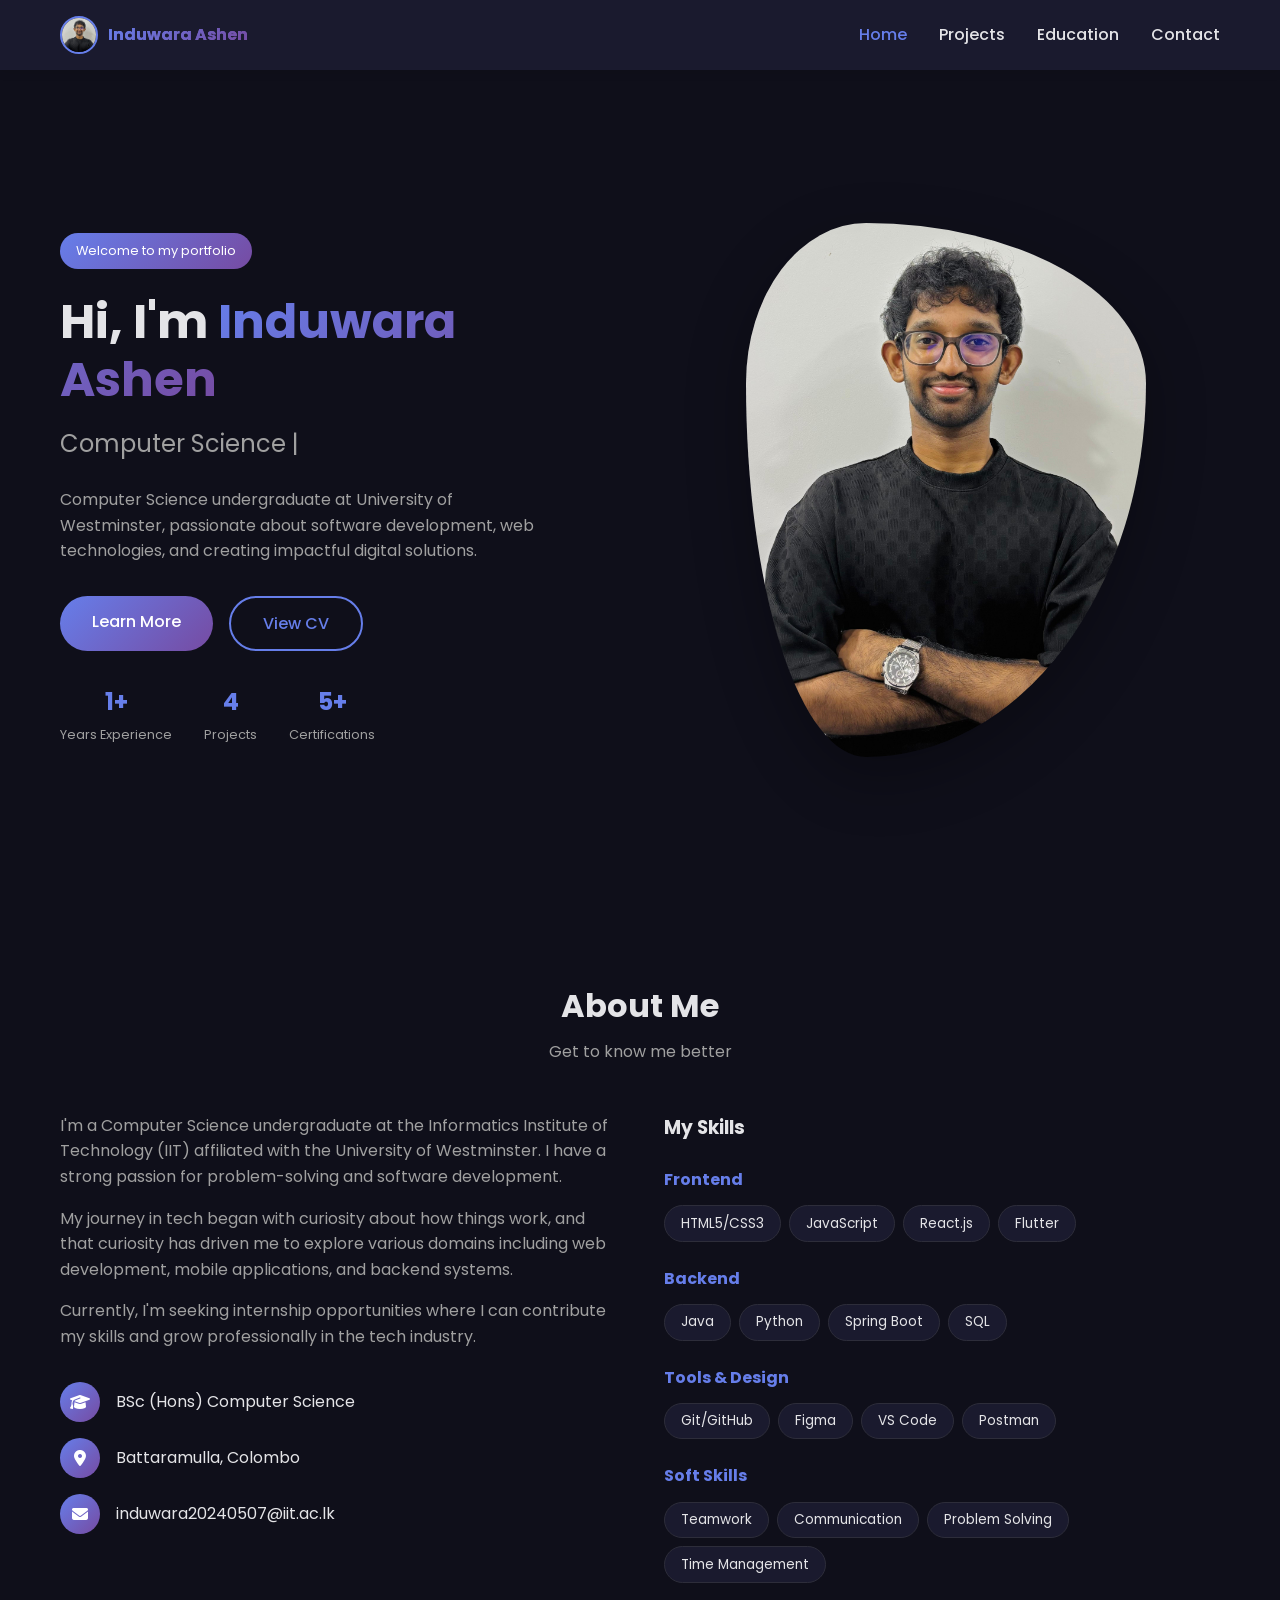
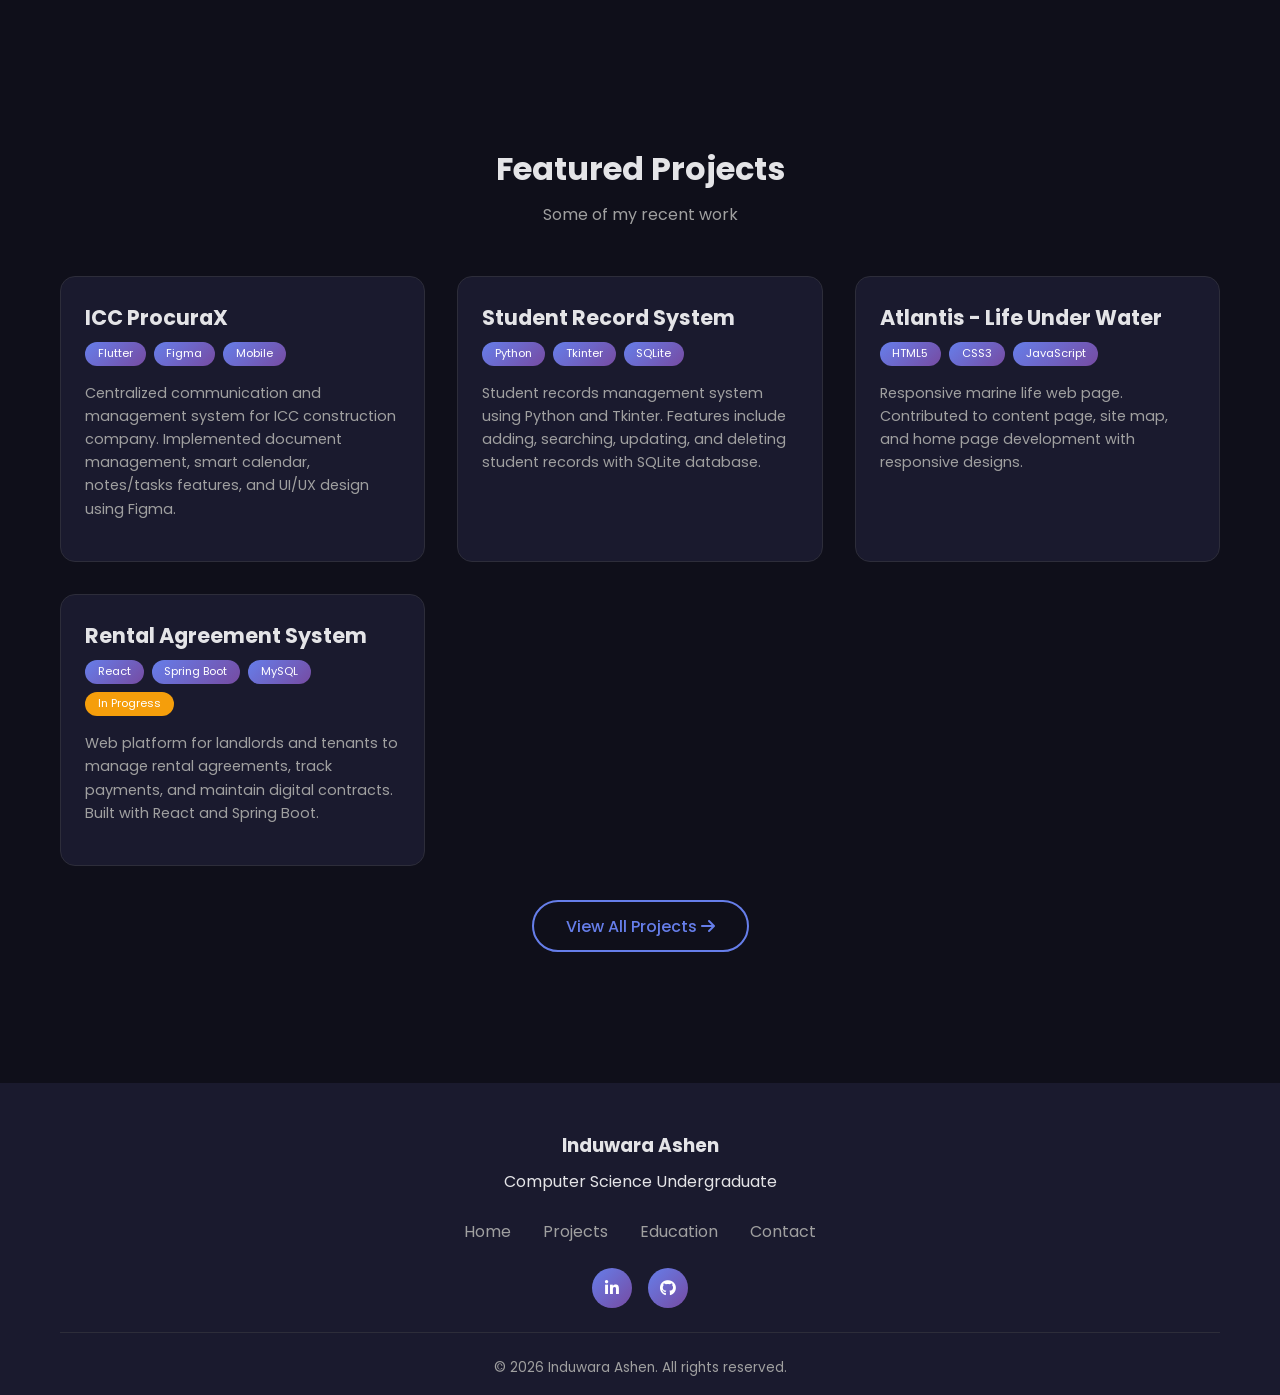
<file: index.html>
<!DOCTYPE html>
<html lang="en">
<head>
    <meta charset="UTF-8">
    <meta name="viewport" content="width=device-width, initial-scale=1.0">
    <meta name="description" content="Induwara Ashen - Computer Science Undergraduate Portfolio">
    <title>Induwara Ashen | CS Undergraduate</title>
    <link rel="stylesheet" href="css/style.css">
    <!-- Font Awesome Icons -->
    <link rel="stylesheet" href="https://cdnjs.cloudflare.com/ajax/libs/font-awesome/6.4.0/css/all.min.css">
    <!-- Google Fonts -->
    <link href="https://fonts.googleapis.com/css2?family=Poppins:wght@300;400;500;600;700;800&display=swap" rel="stylesheet">
</head>
<body>

    <!-- Navigation -->
    <nav class="navbar">
        <div class="nav-container">
            <a href="index.html" class="logo">
                <img src="assets/profile.jpg" alt="IA" class="nav-avatar"><span class="nav-name">Induwara Ashen</span></a>
            <div class="menu-toggle" id="menuToggle">
                <i class="fas fa-bars"></i>
            </div>
            <ul class="nav-links" id="navLinks">
                <li><a href="index.html" class="active">Home</a></li>
                <li><a href="projects.html">Projects</a></li>
                <li><a href="education.html">Education</a></li>
                <li><a href="contact.html">Contact</a></li>
            </ul>
        </div>
    </nav>

    <!-- Hero Section -->
    <section class="hero">
        <div class="hero-container">
            <div class="hero-content">
                <div class="hero-badge">Welcome to my portfolio</div>
                <h1 class="hero-title">
                    Hi, I'm <span class="gradient-text">Induwara Ashen</span>
                </h1>
                <div class="hero-subtitle">
                    <span id="typed-text"></span><span class="cursor">|</span>
                </div>
                <p class="hero-description">
                    Computer Science undergraduate at University of Westminster, passionate about software development, 
                    web technologies, and creating impactful digital solutions.
                </p>
                <div class="hero-buttons">
                    <a href="#about" class="btn btn-primary">Learn More</a>
                    <a href="assets/resume.pdf" target="_blank" class="btn btn-outline">View CV</a>
                </div>
                <div class="hero-stats">
                    <div class="stat">
                        <span class="stat-number">1+</span>
                        <span class="stat-label">Years Experience</span>
                    </div>
                    <div class="stat">
                        <span class="stat-number">4</span>
                        <span class="stat-label">Projects</span>
                    </div>
                    <div class="stat">
                        <span class="stat-number">5+</span>
                        <span class="stat-label">Certifications</span>
                    </div>
                </div>
            </div>
            <div class="hero-image">
                <div class="image-wrapper">
                    <img src="assets/profile.jpg" alt="Induwara Ashen" class="profile-photo">
                </div>
            </div>
        </div>
    </section>

    <!-- About Section -->
    <section id="about" class="about">
        <div class="container">
            <div class="section-header">
                <h2>About Me</h2>
                <p>Get to know me better</p>
            </div>
            <div class="about-content">
                <div class="about-text">
                    <p>I'm a Computer Science undergraduate at the Informatics Institute of Technology (IIT) affiliated with the University of Westminster. I have a strong passion for problem-solving and software development.</p>
                    <p>My journey in tech began with curiosity about how things work, and that curiosity has driven me to explore various domains including web development, mobile applications, and backend systems.</p>
                    <p>Currently, I'm seeking internship opportunities where I can contribute my skills and grow professionally in the tech industry.</p>
                    <div class="about-info">
                        <div class="info-item">
                            <i class="fas fa-graduation-cap"></i>
                            <span>BSc (Hons) Computer Science</span>
                        </div>
                        <div class="info-item">
                            <i class="fas fa-map-marker-alt"></i>
                            <span>Battaramulla, Colombo</span>
                        </div>
                        <div class="info-item">
                            <i class="fas fa-envelope"></i>
                            <span>induwara20240507@iit.ac.lk</span>
                        </div>
                    </div>
                </div>
                <div class="skills">
                    <h3>My Skills</h3>
                    <div class="skills-grid">
                        <div class="skill-category">
                            <h4>Frontend</h4>
                            <div class="skill-tags">
                                <span>HTML5/CSS3</span>
                                <span>JavaScript</span>
                                <span>React.js</span>
                                <span>Flutter</span>
                            </div>
                        </div>
                        <div class="skill-category">
                            <h4>Backend</h4>
                            <div class="skill-tags">
                                <span>Java</span>
                                <span>Python</span>
                                <span>Spring Boot</span>
                                <span>SQL</span>
                            </div>
                        </div>
                        <div class="skill-category">
                            <h4>Tools & Design</h4>
                            <div class="skill-tags">
                                <span>Git/GitHub</span>
                                <span>Figma</span>
                                <span>VS Code</span>
                                <span>Postman</span>
                            </div>
                        </div>
                        <div class="skill-category">
                            <h4>Soft Skills</h4>
                            <div class="skill-tags">
                                <span>Teamwork</span>
                                <span>Communication</span>
                                <span>Problem Solving</span>
                                <span>Time Management</span>
                            </div>
                        </div>
                    </div>
                </div>
            </div>
        </div>
    </section>

    <!-- Featured Projects Preview -->
    <section class="featured-projects">
        <div class="container">
            <div class="section-header">
                <h2>Featured Projects</h2>
                <p>Some of my recent work</p>
            </div>
            <div class="projects-grid" id="featuredProjects">
                <!-- Projects loaded from JSON -->
            </div>
            <div class="view-all">
                <a href="projects.html" class="btn btn-outline">View All Projects <i class="fas fa-arrow-right"></i></a>
            </div>
        </div>
    </section>

    <!-- Footer -->
    <footer>
        <div class="footer-content">
            <div class="footer-info">
                <h3>Induwara Ashen</h3>
                <p>Computer Science Undergraduate</p>
            </div>
            <div class="footer-links">
                <a href="index.html">Home</a>
                <a href="projects.html">Projects</a>
                <a href="education.html">Education</a>
                <a href="contact.html">Contact</a>
            </div>
            <div class="social-links">
                <a href="https://www.linkedin.com/in/ashen-dissaratne-5aa468344/" target="_blank"><i class="fab fa-linkedin-in"></i></a>
                <a href="https://github.com/AshenO-O" target="_blank"><i class="fab fa-github"></i></a>
            </div>
            <div class="footer-bottom">
                <p>&copy; 2026 Induwara Ashen. All rights reserved.</p>
            </div>
        </div>
    </footer>

    <script src="js/script.js"></script>
</body>
</html>
</file>
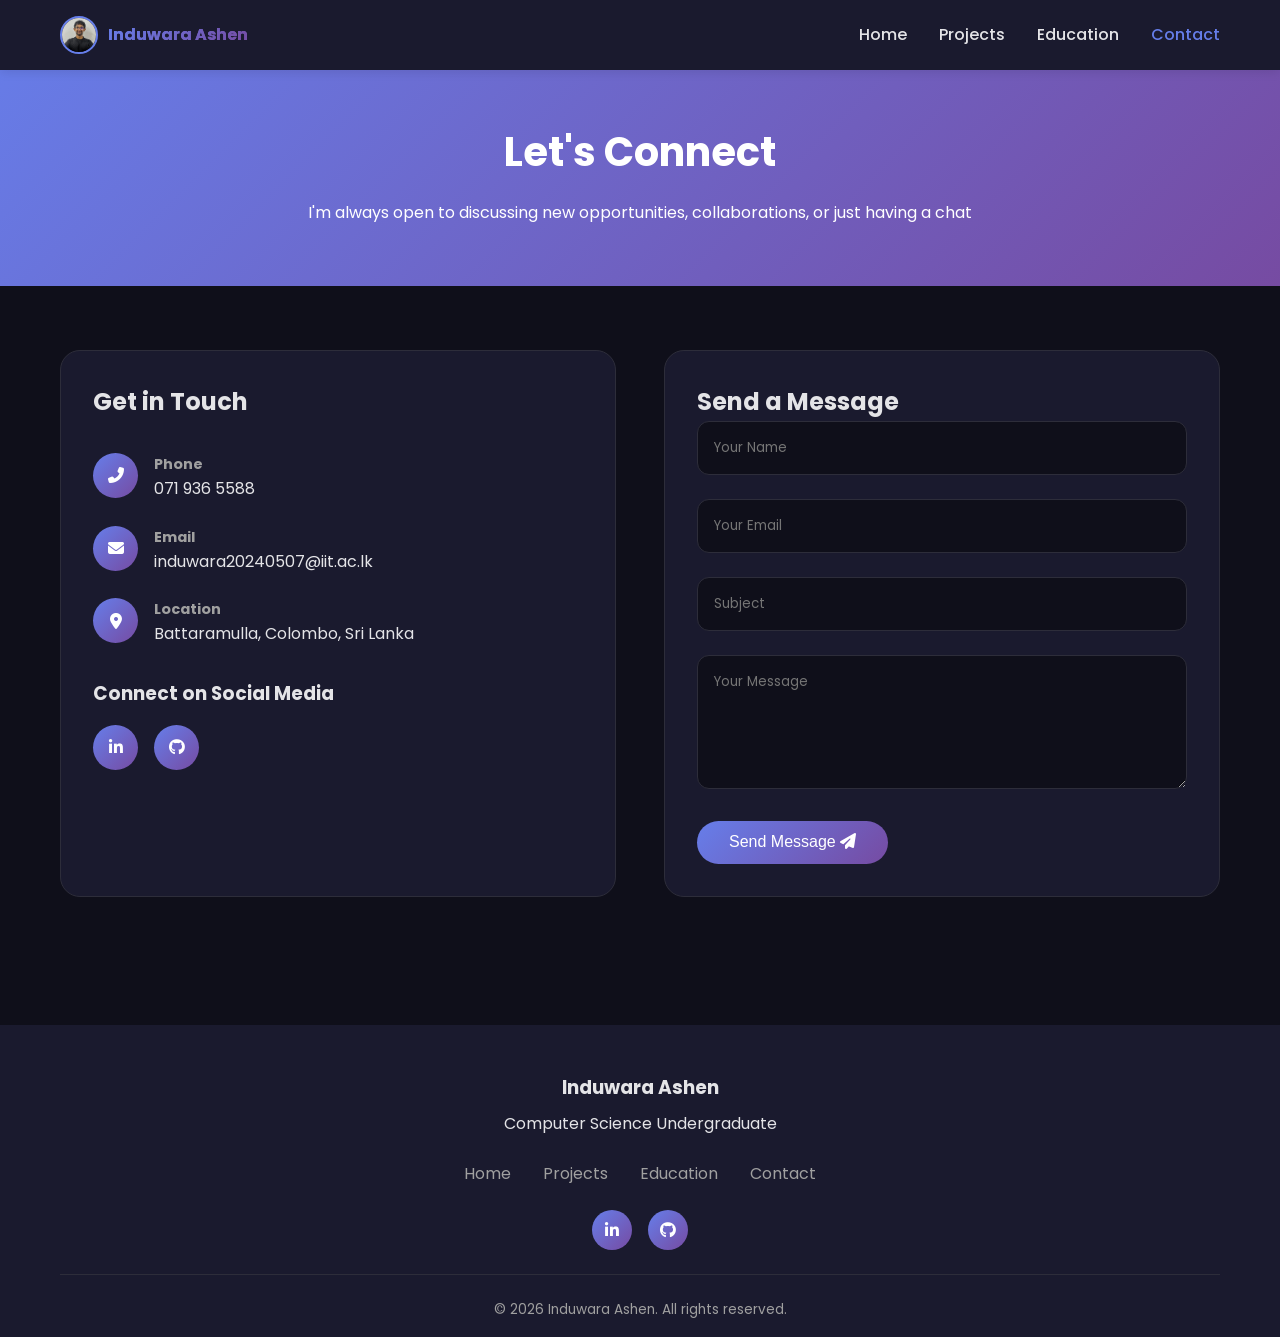
<file: contact.html>
<!DOCTYPE html>
<html lang="en">
<head>
    <meta charset="UTF-8">
    <meta name="viewport" content="width=device-width, initial-scale=1.0">
    <title>Induwara Ashen | Contact</title>
    <link rel="stylesheet" href="css/style.css">
    <link rel="stylesheet" href="https://cdnjs.cloudflare.com/ajax/libs/font-awesome/6.4.0/css/all.min.css">
    <link href="https://fonts.googleapis.com/css2?family=Poppins:wght@300;400;500;600;700;800&display=swap" rel="stylesheet">
</head>
<body>
    

    <nav class="navbar">
        <div class="nav-container">
            <a href="index.html" class="logo">
                <img src="assets/profile.jpg" alt="IA" class="nav-avatar"><span class="nav-name">Induwara Ashen</span></a>
            <div class="menu-toggle" id="menuToggle">
                <i class="fas fa-bars"></i>
            </div>
            <ul class="nav-links" id="navLinks">
                <li><a href="index.html">Home</a></li>
                <li><a href="projects.html">Projects</a></li>
                <li><a href="education.html">Education</a></li>
                <li><a href="contact.html" class="active">Contact</a></li>
            </ul>
        </div>
    </nav>

    <main>
        <section class="page-header">
            <div class="container">
                <h1>Let's Connect</h1>
                <p>I'm always open to discussing new opportunities, collaborations, or just having a chat</p>
            </div>
        </section>

        <section class="contact-section">
            <div class="container">
                <div class="contact-grid">
                    <div class="contact-info-card">
                        <h2>Get in Touch</h2>
                        <div class="contact-details">
                            <div class="contact-item">
                                <i class="fas fa-phone-alt"></i>
                                <div>
                                    <h4>Phone</h4>
                                    <a href="tel:0719365588">071 936 5588</a>
                                </div>
                            </div>
                            <div class="contact-item">
                                <i class="fas fa-envelope"></i>
                                <div>
                                    <h4>Email</h4>
                                    <a href="mailto:induwara20240507@iit.ac.lk">induwara20240507@iit.ac.lk</a>
                                </div>
                            </div>
                            <div class="contact-item">
                                <i class="fas fa-map-marker-alt"></i>
                                <div>
                                    <h4>Location</h4>
                                    <p>Battaramulla, Colombo, Sri Lanka</p>
                                </div>
                            </div>
                        </div>
                        
                        <div class="social-connect">
                            <h3>Connect on Social Media</h3>
                            <div class="social-icons">
                                <a href="https://www.linkedin.com/in/ashen-dissaratne-5aa468344/" target="_blank" class="social-icon"><i class="fab fa-linkedin-in"></i></a>
                                <a href="https://github.com/AshenO-O" class="social-icon"><i class="fab fa-github"></i></a>
                            </div>
                        </div>
                    </div>

                    <div class="contact-form-card">
                        <h2>Send a Message</h2>
                        <form name="portfolio-contact" method="POST" data-netlify="true" action="/thank-you" netlify-honeypot="bot-field">
                            <input type="hidden" name="form-name" value="portfolio-contact">
                            <div class="form-group">
                                <input type="text" name="name" placeholder="Your Name" required>
                            </div>
                            <div class="form-group">
                                <input type="email" name="email" placeholder="Your Email" required>
                            </div>
                            <div class="form-group">
                                <input type="text" name="subject" placeholder="Subject" required>
                            </div>
                            <div class="form-group">
                                <textarea name="message" rows="5" placeholder="Your Message" required></textarea>
                            </div>
                            <button type="submit" class="btn btn-primary">Send Message <i class="fas fa-paper-plane"></i></button>
                        </form>
                    </div>
                </div>
            </div>
        </section>
    </main>

    <footer>
        <div class="footer-content">
            <div class="footer-info">
                <h3>Induwara Ashen</h3>
                <p>Computer Science Undergraduate</p>
            </div>
            <div class="footer-links">
                <a href="index.html">Home</a>
                <a href="projects.html">Projects</a>
                <a href="education.html">Education</a>
                <a href="contact.html">Contact</a>
            </div>
            <div class="social-links">
                <a href="https://www.linkedin.com/in/ashen-dissaratne-5aa468344/" target="_blank"><i class="fab fa-linkedin-in"></i></a>
                <a href="https://github.com/AshenO-O"><i class="fab fa-github"></i></a>
            </div>
            <div class="footer-bottom">
                <p>&copy; 2026 Induwara Ashen. All rights reserved.</p>
            </div>
        </div>
    </footer>

    <script src="js/script.js"></script>
</body>
</html>
</file>
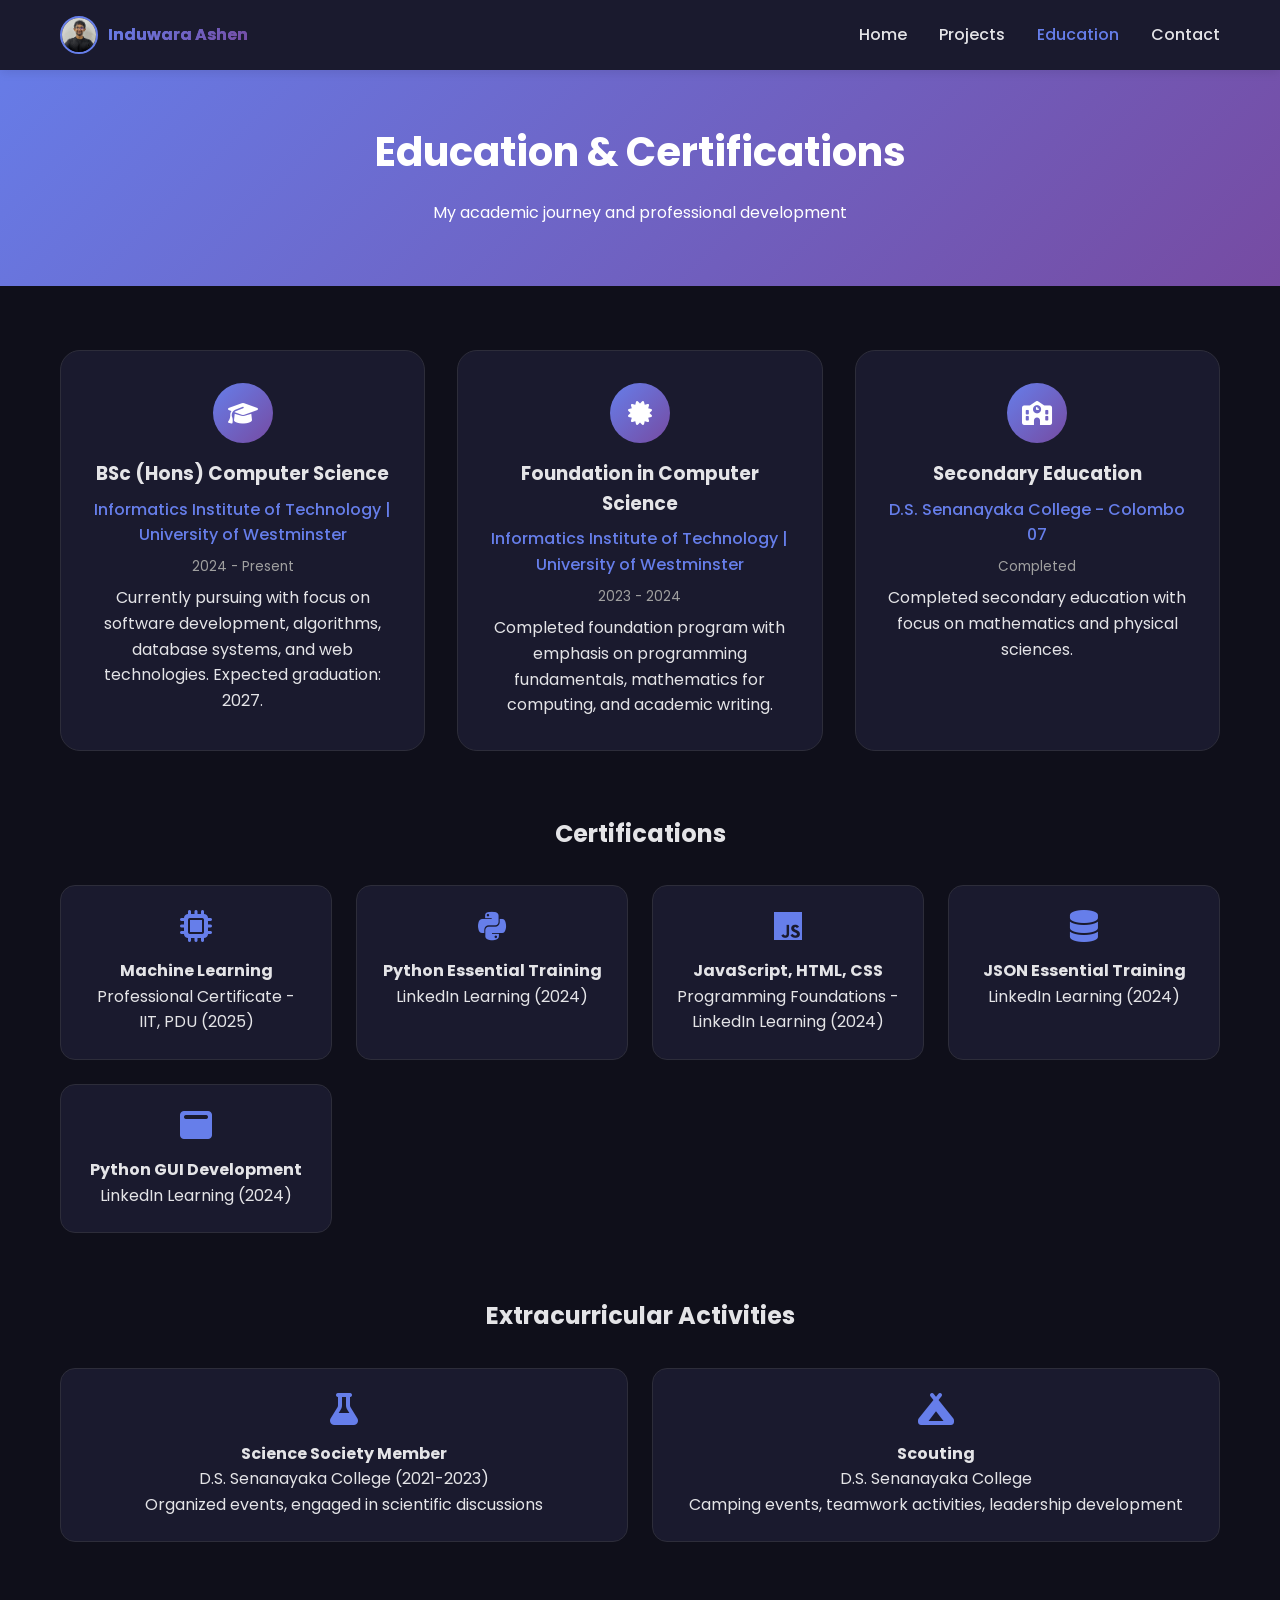
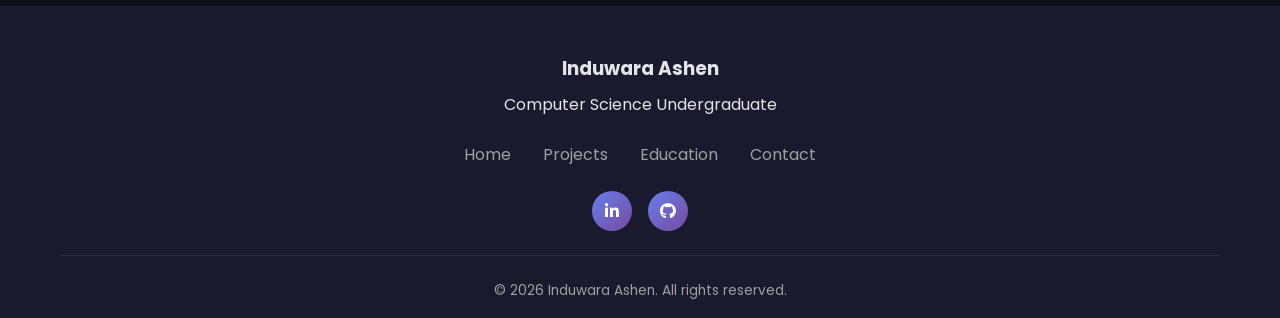
<file: education.html>
<!DOCTYPE html>
<html lang="en">
<head>
    <meta charset="UTF-8">
    <meta name="viewport" content="width=device-width, initial-scale=1.0">
    <title>Induwara Ashen | Education</title>
    <link rel="stylesheet" href="css/style.css">
    <link rel="stylesheet" href="https://cdnjs.cloudflare.com/ajax/libs/font-awesome/6.4.0/css/all.min.css">
    <link href="https://fonts.googleapis.com/css2?family=Poppins:wght@300;400;500;600;700;800&display=swap" rel="stylesheet">
</head>
<body>
    

    <nav class="navbar">
        <div class="nav-container">
            <a href="index.html" class="logo">
                <img src="assets/profile.jpg" alt="IA" class="nav-avatar"><span class="nav-name">Induwara Ashen</span></a>
            <div class="menu-toggle" id="menuToggle">
                <i class="fas fa-bars"></i>
            </div>
            <ul class="nav-links" id="navLinks">
                <li><a href="index.html">Home</a></li>
                <li><a href="projects.html">Projects</a></li>
                <li><a href="education.html" class="active">Education</a></li>
                <li><a href="contact.html">Contact</a></li>
            </ul>
        </div>
    </nav>

    <main>
        <section class="page-header">
            <div class="container">
                <h1>Education & Certifications</h1>
                <p>My academic journey and professional development</p>
            </div>
        </section>

        <section class="education-section">
            <div class="container">
                <div class="education-grid">
                    <div class="education-card">
                        <div class="card-icon">
                            <i class="fas fa-graduation-cap"></i>
                        </div>
                        <h3>BSc (Hons) Computer Science</h3>
                        <p class="institution">Informatics Institute of Technology | University of Westminster</p>
                        <p class="date">2024 - Present</p>
                        <p class="description">Currently pursuing with focus on software development, algorithms, database systems, and web technologies. Expected graduation: 2027.</p>
                    </div>

                    <div class="education-card">
                        <div class="card-icon">
                            <i class="fas fa-certificate"></i>
                        </div>
                        <h3>Foundation in Computer Science</h3>
                        <p class="institution">Informatics Institute of Technology | University of Westminster</p>
                        <p class="date">2023 - 2024</p>
                        <p class="description">Completed foundation program with emphasis on programming fundamentals, mathematics for computing, and academic writing.</p>
                    </div>

                    <div class="education-card">
                        <div class="card-icon">
                            <i class="fas fa-school"></i>
                        </div>
                        <h3>Secondary Education</h3>
                        <p class="institution">D.S. Senanayaka College - Colombo 07</p>
                        <p class="date">Completed</p>
                        <p class="description">Completed secondary education with focus on mathematics and physical sciences.</p>
                    </div>
                </div>

                <div class="certifications-section">
                    <h2>Certifications</h2>
                    <div class="certifications-grid">
                        <div class="cert-card">
                            <i class="fas fa-microchip"></i>
                            <h4>Machine Learning</h4>
                            <p>Professional Certificate - IIT, PDU (2025)</p>
                        </div>
                        <div class="cert-card">
                            <i class="fab fa-python"></i>
                            <h4>Python Essential Training</h4>
                            <p>LinkedIn Learning (2024)</p>
                        </div>
                        <div class="cert-card">
                            <i class="fab fa-js"></i>
                            <h4>JavaScript, HTML, CSS</h4>
                            <p>Programming Foundations - LinkedIn Learning (2024)</p>
                        </div>
                        <div class="cert-card">
                            <i class="fas fa-database"></i>
                            <h4>JSON Essential Training</h4>
                            <p>LinkedIn Learning (2024)</p>
                        </div>
                        <div class="cert-card">
                            <i class="fas fa-window-maximize"></i>
                            <h4>Python GUI Development</h4>
                            <p>LinkedIn Learning (2024)</p>
                        </div>
                    </div>
                </div>

                <div class="extracurricular-section">
                    <h2>Extracurricular Activities</h2>
                    <div class="activity-grid">
                        <div class="activity-card">
                            <i class="fas fa-flask"></i>
                            <h4>Science Society Member</h4>
                            <p>D.S. Senanayaka College (2021-2023)</p>
                            <span>Organized events, engaged in scientific discussions</span>
                        </div>
                        <div class="activity-card">
                            <i class="fas fa-campground"></i>
                            <h4>Scouting</h4>
                            <p>D.S. Senanayaka College</p>
                            <span>Camping events, teamwork activities, leadership development</span>
                        </div>
                    </div>
                </div>
            </div>
        </section>
    </main>

    <footer>
        <div class="footer-content">
            <div class="footer-info">
                <h3>Induwara Ashen</h3>
                <p>Computer Science Undergraduate</p>
            </div>
            <div class="footer-links">
                <a href="index.html">Home</a>
                <a href="projects.html">Projects</a>
                <a href="education.html">Education</a>
                <a href="contact.html">Contact</a>
            </div>
            <div class="social-links">
                <a href="https://www.linkedin.com/in/ashen-dissaratne-5aa468344/" target="_blank"><i class="fab fa-linkedin-in"></i></a>
                <a href="https://github.com/AshenO-O"><i class="fab fa-github"></i></a>
            </div>
            <div class="footer-bottom">
                <p>&copy; 2026 Induwara Ashen. All rights reserved.</p>
            </div>
        </div>
    </footer>

    <script src="js/script.js"></script>
</body>
</html>
</file>
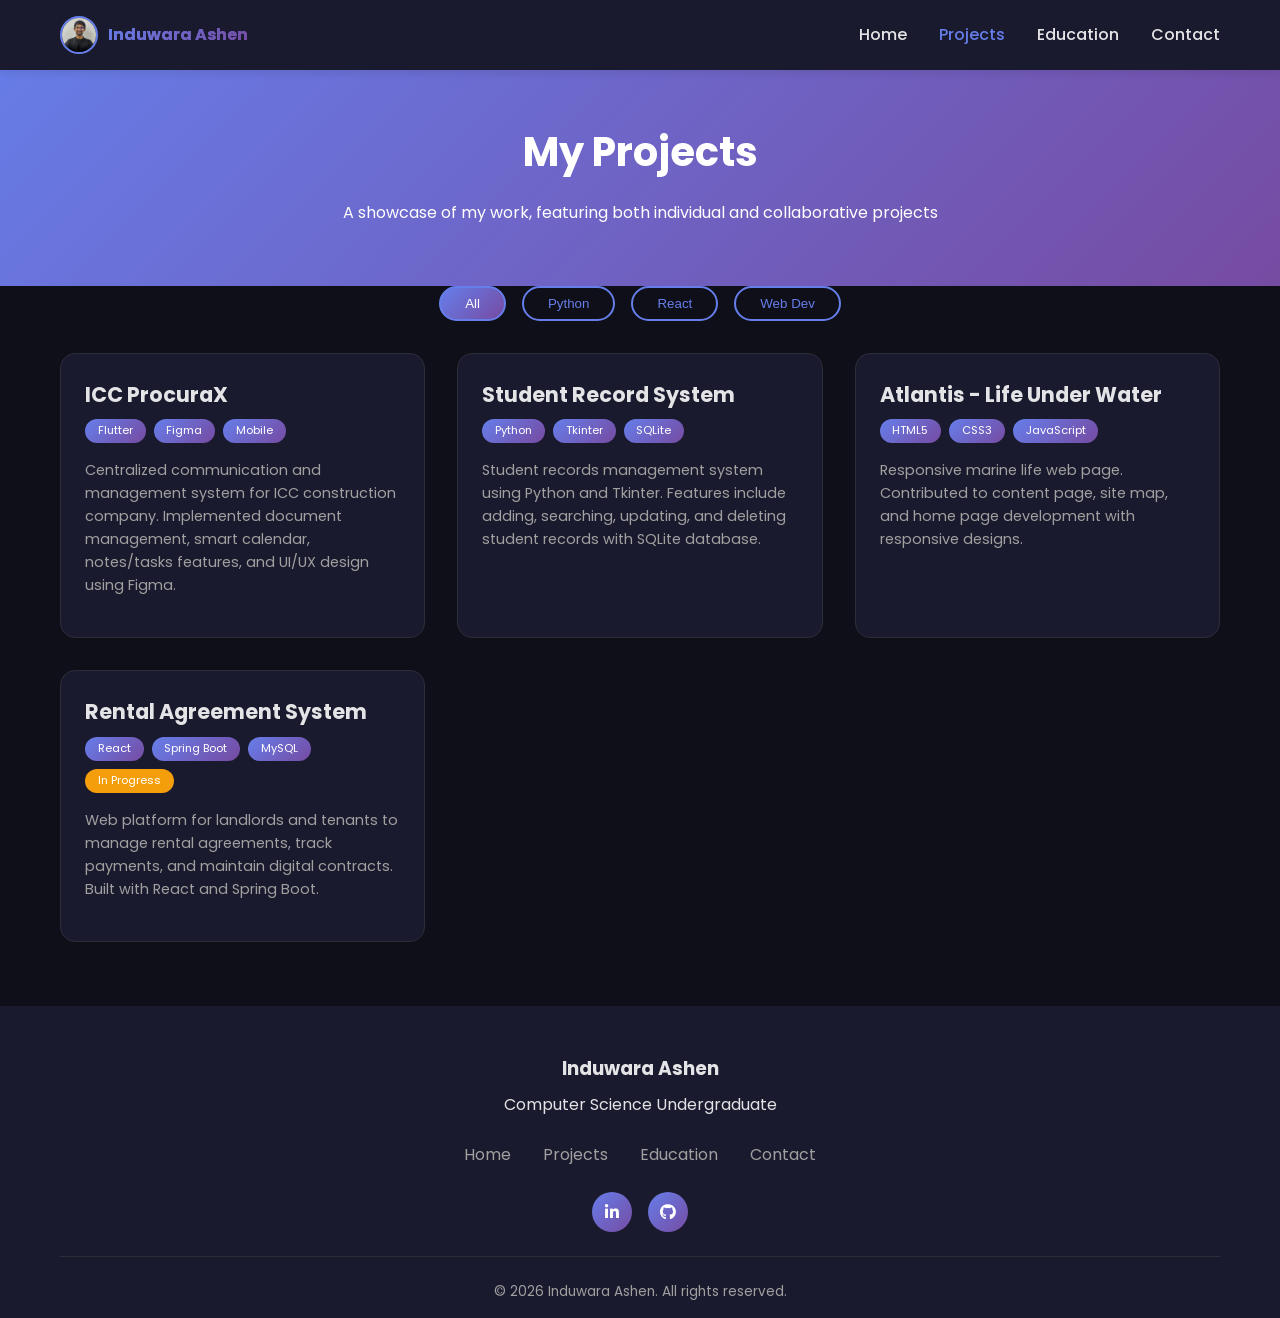
<file: projects.html>
<!DOCTYPE html>
<html lang="en">
<head>
    <meta charset="UTF-8">
    <meta name="viewport" content="width=device-width, initial-scale=1.0">
    <title>Induwara Ashen | Projects</title>
    <link rel="stylesheet" href="css/style.css">
    <link rel="stylesheet" href="https://cdnjs.cloudflare.com/ajax/libs/font-awesome/6.4.0/css/all.min.css">
    <link href="https://fonts.googleapis.com/css2?family=Poppins:wght@300;400;500;600;700;800&display=swap" rel="stylesheet">
</head>
<body>
    

    <nav class="navbar">
        <div class="nav-container">
            <a href="index.html" class="logo">
                <img src="assets/profile.jpg" alt="IA" class="nav-avatar"><span class="nav-name">Induwara Ashen</span></a>
            <div class="menu-toggle" id="menuToggle">
                <i class="fas fa-bars"></i>
            </div>
            <ul class="nav-links" id="navLinks">
                <li><a href="index.html">Home</a></li>
                <li><a href="projects.html" class="active">Projects</a></li>
                <li><a href="education.html">Education</a></li>
                <li><a href="contact.html">Contact</a></li>
            </ul>
        </div>
    </nav>

    <main>
        <section class="page-header">
            <div class="container">
                <h1>My Projects</h1>
                <p>A showcase of my work, featuring both individual and collaborative projects</p>
            </div>
        </section>

        <section class="projects-section">
            <div class="container">
                <div class="filter-section">
                    <div class="filter-buttons">
                        <button class="filter-btn active" data-filter="all">All</button>
                        <button class="filter-btn" data-filter="python">Python</button>
                        <button class="filter-btn" data-filter="react">React</button>
                        <button class="filter-btn" data-filter="web">Web Dev</button>
                    </div>
                </div>
                <div class="projects-grid" id="allProjects">
                    <!-- Projects loaded from JSON -->
                </div>
            </div>
        </section>
    </main>

    <footer>
        <div class="footer-content">
            <div class="footer-info">
                <h3>Induwara Ashen</h3>
                <p>Computer Science Undergraduate</p>
            </div>
            <div class="footer-links">
                <a href="index.html">Home</a>
                <a href="projects.html">Projects</a>
                <a href="education.html">Education</a>
                <a href="contact.html">Contact</a>
            </div>
            <div class="social-links">
                <a href="https://www.linkedin.com/in/ashen-dissaratne-5aa468344/" target="_blank"><i class="fab fa-linkedin-in"></i></a>
                <a href="https://github.com/AshenO-O"><i class="fab fa-github"></i></a>
            </div>
            <div class="footer-bottom">
                <p>&copy; 2026 Induwara Ashen. All rights reserved.</p>
            </div>
        </div>
    </footer>

    <script src="js/script.js"></script>
</body>
</html>
</file>
<file: css/style.css>
/* ========== CSS Variables ========== */
:root {
    --primary-color: #667eea;
    --secondary-color: #764ba2;
    --accent-color: #f093fb;
    --dark-bg: #0f0f1a;
    --dark-surface: #1a1a2e;
    --dark-text: #e4e4e7;
    --light-bg: #f8f9fa;
    --light-surface: #ffffff;
    --light-text: #1f2937;
    --gray-text: #6b7280;
    --transition: all 0.3s ease;
}

[data-theme="dark"] {
    --bg-primary: var(--dark-bg);
    --bg-secondary: var(--dark-surface);
    --text-primary: var(--dark-text);
    --text-secondary: #a0a0a0;
    --card-bg: var(--dark-surface);
    --border-color: #2d2d3a;
}

[data-theme="light"] {
    --bg-primary: #f0f2ff;
    --bg-secondary: #ffffff;
    --text-primary: var(--light-text);
    --text-secondary: var(--gray-text);
    --card-bg: #ffffff;
    --border-color: #c7d0ff;
}

[data-theme="light"] .navbar {
    box-shadow: 0 2px 20px rgba(102, 126, 234, 0.2);
    border-bottom: 1px solid #c7d0ff;
}

[data-theme="light"] .project-card,
[data-theme="light"] .education-card,
[data-theme="light"] .cert-card,
[data-theme="light"] .activity-card,
[data-theme="light"] .contact-info-card,
[data-theme="light"] .contact-form-card {
    box-shadow: 0 4px 20px rgba(102, 126, 234, 0.12);
    border-color: #c7d0ff;
}

[data-theme="light"] footer {
    border-top: 2px solid #c7d0ff;
    background: #e8ebff;
}

[data-theme="light"] .skill-tags span {
    background: #eef0ff;
    border-color: #c7d0ff;
}

* {
    margin: 0;
    padding: 0;
    box-sizing: border-box;
}

body {
    font-family: 'Poppins', sans-serif;
    background: var(--bg-primary);
    color: var(--text-primary);
    transition: var(--transition);
    line-height: 1.6;
}

.container {
    max-width: 1200px;
    margin: 0 auto;
    padding: 0 20px;
}

/* ========== Theme Toggle ========== */
.theme-toggle {
    position: fixed;
    bottom: 30px;
    right: 30px;
    width: 50px;
    height: 50px;
    border-radius: 50%;
    background: linear-gradient(135deg, var(--primary-color), var(--secondary-color));
    display: flex;
    align-items: center;
    justify-content: center;
    cursor: pointer;
    z-index: 1000;
    box-shadow: 0 4px 15px rgba(0,0,0,0.2);
    transition: var(--transition);
}

.theme-toggle:hover {
    transform: scale(1.1);
}

.theme-toggle i {
    color: white;
    font-size: 1.2rem;
}

/* ========== Navigation ========== */
.navbar {
    position: fixed;
    top: 0;
    width: 100%;
    background: var(--bg-secondary);
    backdrop-filter: blur(10px);
    z-index: 999;
    box-shadow: 0 2px 10px rgba(0,0,0,0.1);
    transition: var(--transition);
}

.nav-container {
    max-width: 1200px;
    margin: 0 auto;
    padding: 1rem 20px;
    display: flex;
    justify-content: space-between;
    align-items: center;
}

.logo {
    font-size: 1.8rem;
    font-weight: 800;
    background: linear-gradient(135deg, var(--primary-color), var(--secondary-color));
    -webkit-background-clip: text;
    -webkit-text-fill-color: transparent;
    text-decoration: none;
    display: flex;
    align-items: center;
    gap: 10px;
}

.nav-avatar {
    width: 38px;
    height: 38px;
    border-radius: 50%;
    object-fit: cover;
    object-position: top center;
    border: 2px solid var(--primary-color);
    flex-shrink: 0;
}

.nav-name {
    font-size: 1rem;
    font-weight: 700;
    background: linear-gradient(135deg, var(--primary-color), var(--secondary-color));
    -webkit-background-clip: text;
    -webkit-text-fill-color: transparent;
    white-space: nowrap;
}

.nav-links {
    display: flex;
    gap: 2rem;
    list-style: none;
}

.nav-links a {
    text-decoration: none;
    color: var(--text-primary);
    font-weight: 500;
    transition: var(--transition);
}

.nav-links a:hover,
.nav-links a.active {
    color: var(--primary-color);
}

.menu-toggle {
    display: none;
    font-size: 1.5rem;
    cursor: pointer;
    color: var(--text-primary);
}

/* ========== Hero Section ========== */
.hero {
    min-height: 100vh;
    display: flex;
    align-items: center;
    padding-top: 80px;
}

.hero-container {
    max-width: 1200px;
    margin: 0 auto;
    padding: 0 20px;
    display: grid;
    grid-template-columns: 1fr 1fr;
    gap: 4rem;
    align-items: center;
}

.hero-badge {
    display: inline-block;
    background: linear-gradient(135deg, var(--primary-color), var(--secondary-color));
    padding: 0.5rem 1rem;
    border-radius: 25px;
    color: white;
    font-size: 0.8rem;
    margin-bottom: 1.5rem;
}

.hero-title {
    font-size: 3rem;
    margin-bottom: 1rem;
    line-height: 1.2;
}

.gradient-text {
    background: linear-gradient(135deg, var(--primary-color), var(--secondary-color));
    -webkit-background-clip: text;
    -webkit-text-fill-color: transparent;
}

.hero-subtitle {
    font-size: 1.5rem;
    color: var(--text-secondary);
    margin-bottom: 1.5rem;
}

.cursor {
    animation: blink 1s infinite;
}

@keyframes blink {
    0%, 100% { opacity: 1; }
    50% { opacity: 0; }
}

.hero-description {
    color: var(--text-secondary);
    margin-bottom: 2rem;
    max-width: 500px;
}

.hero-buttons {
    display: flex;
    gap: 1rem;
    margin-bottom: 2rem;
}

.btn {
    padding: 0.8rem 2rem;
    border-radius: 40px;
    text-decoration: none;
    font-weight: 500;
    transition: var(--transition);
    cursor: pointer;
    border: none;
    font-size: 1rem;
}

.btn-primary {
    background: linear-gradient(135deg, var(--primary-color), var(--secondary-color));
    color: white;
}

.btn-primary:hover {
    transform: translateY(-3px);
    box-shadow: 0 10px 20px rgba(102, 126, 234, 0.3);
}

.btn-outline {
    border: 2px solid var(--primary-color);
    color: var(--primary-color);
    background: transparent;
}

.btn-outline:hover {
    background: var(--primary-color);
    color: white;
    transform: translateY(-3px);
}

.hero-stats {
    display: flex;
    gap: 2rem;
}

.stat {
    text-align: center;
}

.stat-number {
    font-size: 1.5rem;
    font-weight: 700;
    color: var(--primary-color);
    display: block;
}

.stat-label {
    font-size: 0.8rem;
    color: var(--text-secondary);
}

.hero-image .image-wrapper {
    width: 100%;
    max-width: 400px;
    margin: 0 auto;
}

.profile-photo {
    width: 100%;
    aspect-ratio: 3 / 4;
    object-fit: cover;
    object-position: top center;
    border-radius: 30% 70% 70% 30% / 30% 30% 70% 70%;
    display: block;
    box-shadow: 0 20px 60px rgba(0, 0, 0, 0.3);
}

/* ========== Section Styles ========== */
.section-header {
    text-align: center;
    margin-bottom: 3rem;
}

.section-header h2 {
    font-size: 2rem;
    margin-bottom: 0.5rem;
}

.section-header p {
    color: var(--text-secondary);
}

/* ========== About Section ========== */
.about {
    padding: 5rem 0;
}

.about-content {
    display: grid;
    grid-template-columns: 1fr 1fr;
    gap: 3rem;
}

.about-text p {
    margin-bottom: 1rem;
    color: var(--text-secondary);
}

.about-info {
    margin-top: 2rem;
}

.info-item {
    display: flex;
    align-items: center;
    gap: 1rem;
    margin-bottom: 1rem;
}

.info-item i {
    width: 40px;
    height: 40px;
    background: linear-gradient(135deg, var(--primary-color), var(--secondary-color));
    border-radius: 50%;
    display: flex;
    align-items: center;
    justify-content: center;
    color: white;
}

.skills h3 {
    margin-bottom: 1.5rem;
}

.skills-grid {
    display: flex;
    flex-direction: column;
    gap: 1.5rem;
}

.skill-category h4 {
    margin-bottom: 0.8rem;
    color: var(--primary-color);
}

.skill-tags {
    display: flex;
    flex-wrap: wrap;
    gap: 0.5rem;
}

.skill-tags span {
    background: var(--bg-secondary);
    padding: 0.4rem 1rem;
    border-radius: 20px;
    font-size: 0.85rem;
    border: 1px solid var(--border-color);
}

/* ========== Projects Section ========== */
.featured-projects {
    padding: 5rem 0;
}

.projects-grid {
    display: grid;
    grid-template-columns: repeat(auto-fit, minmax(350px, 1fr));
    gap: 2rem;
}

.project-card {
    background: var(--card-bg);
    border-radius: 15px;
    overflow: hidden;
    transition: var(--transition);
    border: 1px solid var(--border-color);
}

.project-card:hover {
    transform: translateY(-10px);
    box-shadow: 0 20px 30px rgba(0,0,0,0.1);
}

.project-content {
    padding: 1.5rem;
}

.project-title {
    font-size: 1.3rem;
    margin-bottom: 0.5rem;
}

.project-tech {
    display: flex;
    flex-wrap: wrap;
    gap: 0.5rem;
    margin-bottom: 1rem;
}

.tech-badge {
    background: linear-gradient(135deg, var(--primary-color), var(--secondary-color));
    padding: 0.2rem 0.8rem;
    border-radius: 15px;
    font-size: 0.7rem;
    color: white;
}

.project-description {
    color: var(--text-secondary);
    font-size: 0.9rem;
    margin-bottom: 1rem;
}

.project-links {
    display: flex;
    gap: 1rem;
}

.project-links a {
    color: var(--primary-color);
    text-decoration: none;
    font-size: 0.9rem;
}

.view-all {
    text-align: center;
    margin-top: 3rem;
}

/* ========== Filter Buttons ========== */
.filter-section {
    margin-bottom: 2rem;
    text-align: center;
}

.filter-buttons {
    display: flex;
    gap: 1rem;
    flex-wrap: wrap;
    justify-content: center;
}

.filter-btn {
    padding: 0.5rem 1.5rem;
    border: 2px solid var(--primary-color);
    background: transparent;
    color: var(--primary-color);
    border-radius: 30px;
    cursor: pointer;
    transition: var(--transition);
}

.filter-btn.active,
.filter-btn:hover {
    background: linear-gradient(135deg, var(--primary-color), var(--secondary-color));
    color: white;
}

/* ========== Education Page ========== */
.page-header {
    padding: 120px 0 60px;
    text-align: center;
    background: linear-gradient(135deg, var(--primary-color), var(--secondary-color));
    color: white;
}

.page-header h1 {
    font-size: 2.5rem;
    margin-bottom: 1rem;
}

.education-grid {
    display: grid;
    grid-template-columns: repeat(auto-fit, minmax(300px, 1fr));
    gap: 2rem;
    margin: 4rem 0;
}

.education-card {
    background: var(--card-bg);
    padding: 2rem;
    border-radius: 20px;
    text-align: center;
    border: 1px solid var(--border-color);
    transition: var(--transition);
}

.education-card:hover {
    transform: translateY(-5px);
}

.card-icon {
    width: 60px;
    height: 60px;
    background: linear-gradient(135deg, var(--primary-color), var(--secondary-color));
    border-radius: 50%;
    display: flex;
    align-items: center;
    justify-content: center;
    margin: 0 auto 1rem;
}

.card-icon i {
    font-size: 1.5rem;
    color: white;
}

.education-card h3 {
    margin-bottom: 0.5rem;
}

.institution {
    color: var(--primary-color);
    font-weight: 500;
}

.date {
    color: var(--text-secondary);
    font-size: 0.85rem;
    margin: 0.5rem 0;
}

.certifications-section,
.extracurricular-section {
    margin: 4rem 0;
}

.certifications-section h2,
.extracurricular-section h2 {
    text-align: center;
    margin-bottom: 2rem;
}

.certifications-grid {
    display: grid;
    grid-template-columns: repeat(auto-fit, minmax(250px, 1fr));
    gap: 1.5rem;
}

.cert-card,
.activity-card {
    background: var(--card-bg);
    padding: 1.5rem;
    border-radius: 15px;
    text-align: center;
    border: 1px solid var(--border-color);
}

.cert-card i,
.activity-card i {
    font-size: 2rem;
    color: var(--primary-color);
    margin-bottom: 1rem;
}

.activity-grid {
    display: grid;
    grid-template-columns: repeat(auto-fit, minmax(300px, 1fr));
    gap: 1.5rem;
}

/* ========== Contact Page ========== */
.contact-section {
    padding: 4rem 0;
}

.contact-grid {
    display: grid;
    grid-template-columns: 1fr 1fr;
    gap: 3rem;
}

.contact-info-card,
.contact-form-card {
    background: var(--card-bg);
    padding: 2rem;
    border-radius: 20px;
    border: 1px solid var(--border-color);
}

.contact-details {
    margin: 2rem 0;
}

.contact-item {
    display: flex;
    gap: 1rem;
    margin-bottom: 1.5rem;
}

.contact-item i {
    width: 45px;
    height: 45px;
    background: linear-gradient(135deg, var(--primary-color), var(--secondary-color));
    border-radius: 50%;
    display: flex;
    align-items: center;
    justify-content: center;
    color: white;
}

.contact-item h4 {
    font-size: 0.9rem;
    color: var(--text-secondary);
}

.contact-item a,
.contact-item p {
    color: var(--text-primary);
    text-decoration: none;
}

.social-icons {
    display: flex;
    gap: 1rem;
    margin-top: 1rem;
}

.social-icon {
    width: 45px;
    height: 45px;
    background: linear-gradient(135deg, var(--primary-color), var(--secondary-color));
    border-radius: 50%;
    display: flex;
    align-items: center;
    justify-content: center;
    color: white;
    text-decoration: none;
    transition: var(--transition);
}

.social-icon:hover {
    transform: translateY(-3px);
}

.references {
    margin-top: 2rem;
}

.reference-item {
    background: var(--bg-primary);
    padding: 1rem;
    border-radius: 12px;
    margin-bottom: 1rem;
}

.reference-item h4 {
    color: var(--primary-color);
    margin-bottom: 0.3rem;
}

.reference-note {
    background: rgba(102, 126, 234, 0.1);
    padding: 1rem;
    border-radius: 12px;
    font-size: 0.85rem;
    margin-top: 1rem;
}

.form-group {
    margin-bottom: 1.5rem;
}

.form-group input,
.form-group textarea {
    width: 100%;
    padding: 1rem;
    background: var(--bg-primary);
    border: 1px solid var(--border-color);
    border-radius: 12px;
    color: var(--text-primary);
    font-family: inherit;
    transition: var(--transition);
}

.form-group input:focus,
.form-group textarea:focus {
    outline: none;
    border-color: var(--primary-color);
}

/* ========== Footer ========== */
footer {
    background: var(--bg-secondary);
    padding: 3rem 0 1rem;
    margin-top: 4rem;
}

.footer-content {
    max-width: 1200px;
    margin: 0 auto;
    padding: 0 20px;
    text-align: center;
}

.footer-info h3 {
    margin-bottom: 0.5rem;
}

.footer-links {
    margin: 1.5rem 0;
    display: flex;
    justify-content: center;
    gap: 2rem;
    flex-wrap: wrap;
}

.footer-links a {
    color: var(--text-secondary);
    text-decoration: none;
    transition: var(--transition);
}

.footer-links a:hover {
    color: var(--primary-color);
}

.social-links {
    display: flex;
    justify-content: center;
    gap: 1rem;
    margin-bottom: 1.5rem;
}

.social-links a {
    width: 40px;
    height: 40px;
    background: linear-gradient(135deg, var(--primary-color), var(--secondary-color));
    border-radius: 50%;
    display: flex;
    align-items: center;
    justify-content: center;
    color: white;
    text-decoration: none;
    transition: var(--transition);
}

.social-links a:hover {
    transform: translateY(-3px);
}

.footer-bottom {
    padding-top: 1.5rem;
    border-top: 1px solid var(--border-color);
    color: var(--text-secondary);
    font-size: 0.85rem;
}

/* ========== Responsive ========== */
@media (max-width: 768px) {
    .menu-toggle {
        display: block;
    }

    .nav-links {
        display: none;
        position: absolute;
        top: 100%;
        left: 0;
        width: 100%;
        background: var(--bg-secondary);
        flex-direction: column;
        padding: 1rem;
        text-align: center;
        box-shadow: 0 10px 20px rgba(0,0,0,0.1);
    }

    .nav-links.active {
        display: flex;
    }

    .hero-container {
        grid-template-columns: 1fr;
        text-align: center;
        gap: 2rem;
    }

    .hero-description {
        margin-left: auto;
        margin-right: auto;
    }

    .hero-buttons {
        justify-content: center;
    }

    .hero-stats {
        justify-content: center;
    }

    .about-content {
        grid-template-columns: 1fr;
    }

    .contact-grid {
        grid-template-columns: 1fr;
    }

    .projects-grid {
        grid-template-columns: 1fr;
    }

    .hero-title {
        font-size: 2rem;
    }

    .hero-subtitle {
        font-size: 1.2rem;
    }
}

@media (max-width: 480px) {
    .projects-grid {
        grid-template-columns: 1fr;
    }

    .filter-buttons {
        gap: 0.5rem;
    }

    .filter-btn {
        padding: 0.3rem 1rem;
        font-size: 0.8rem;
    }
}
</file>
